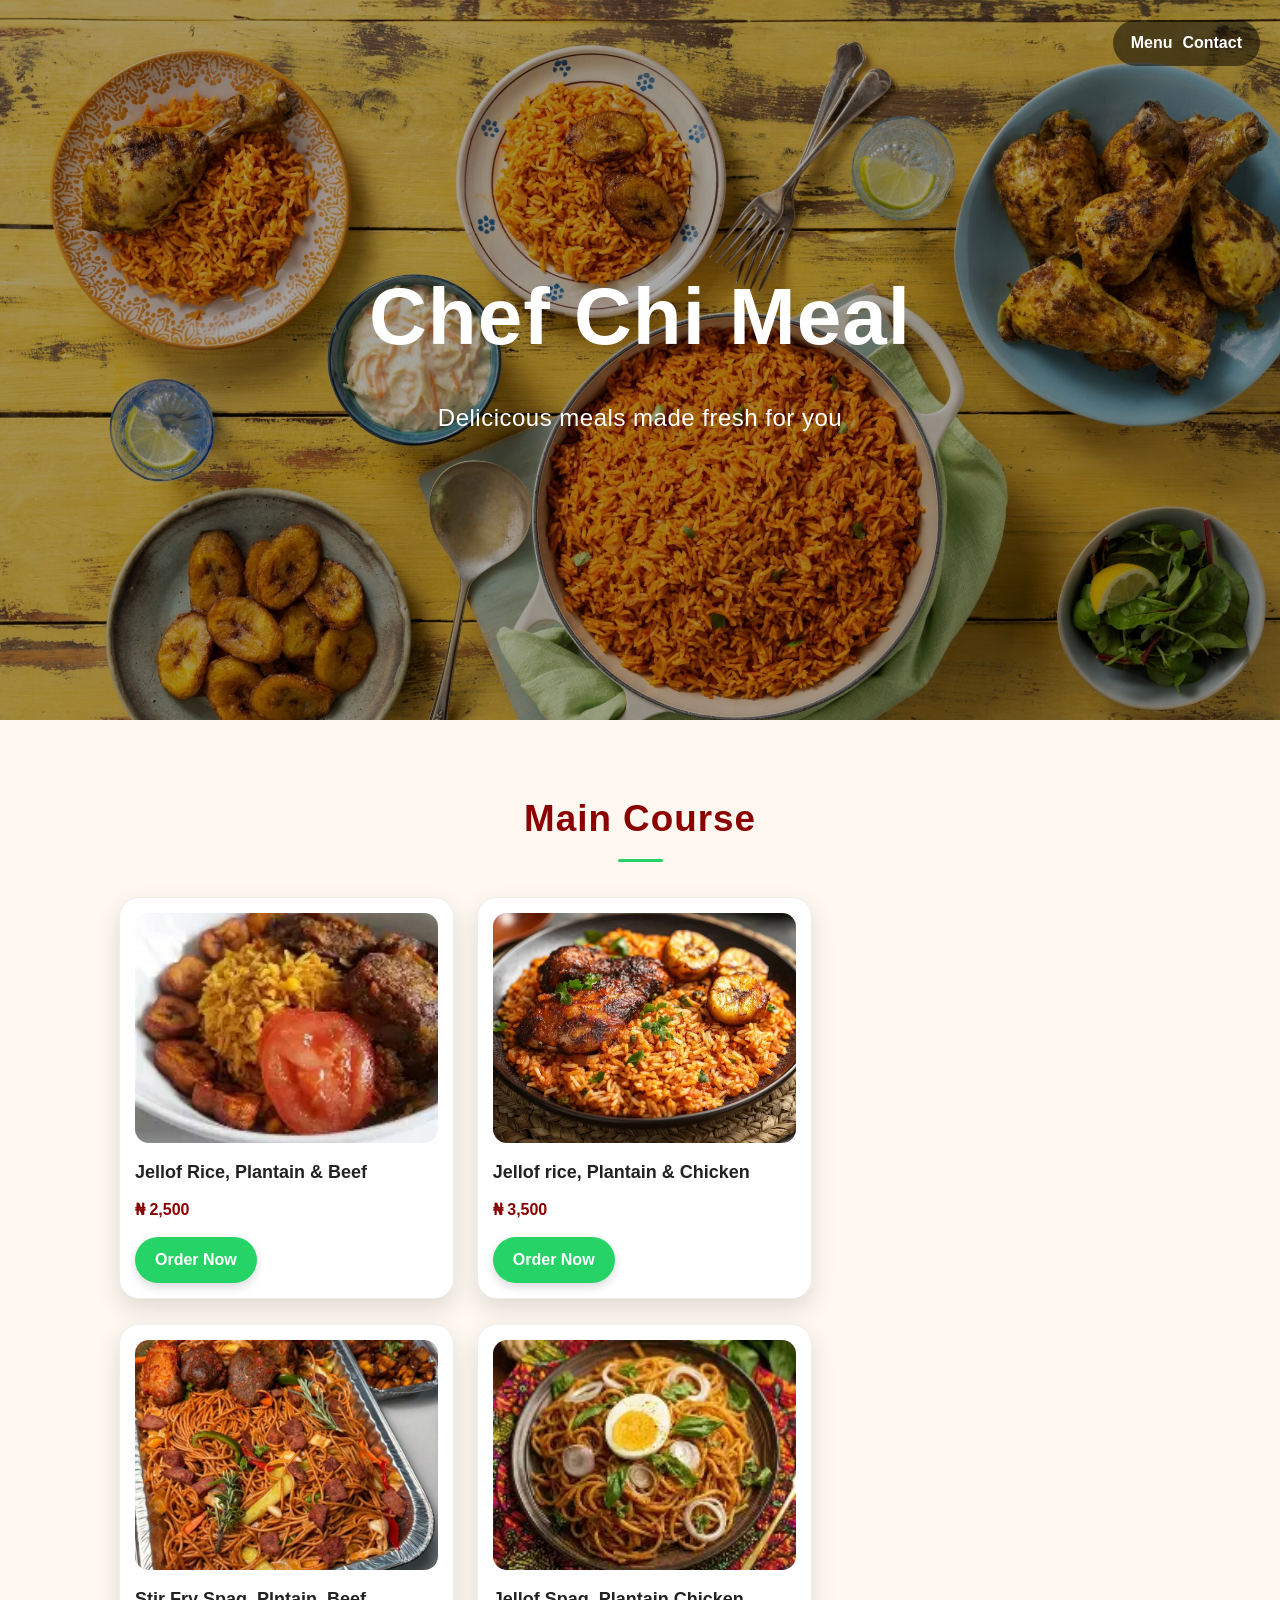
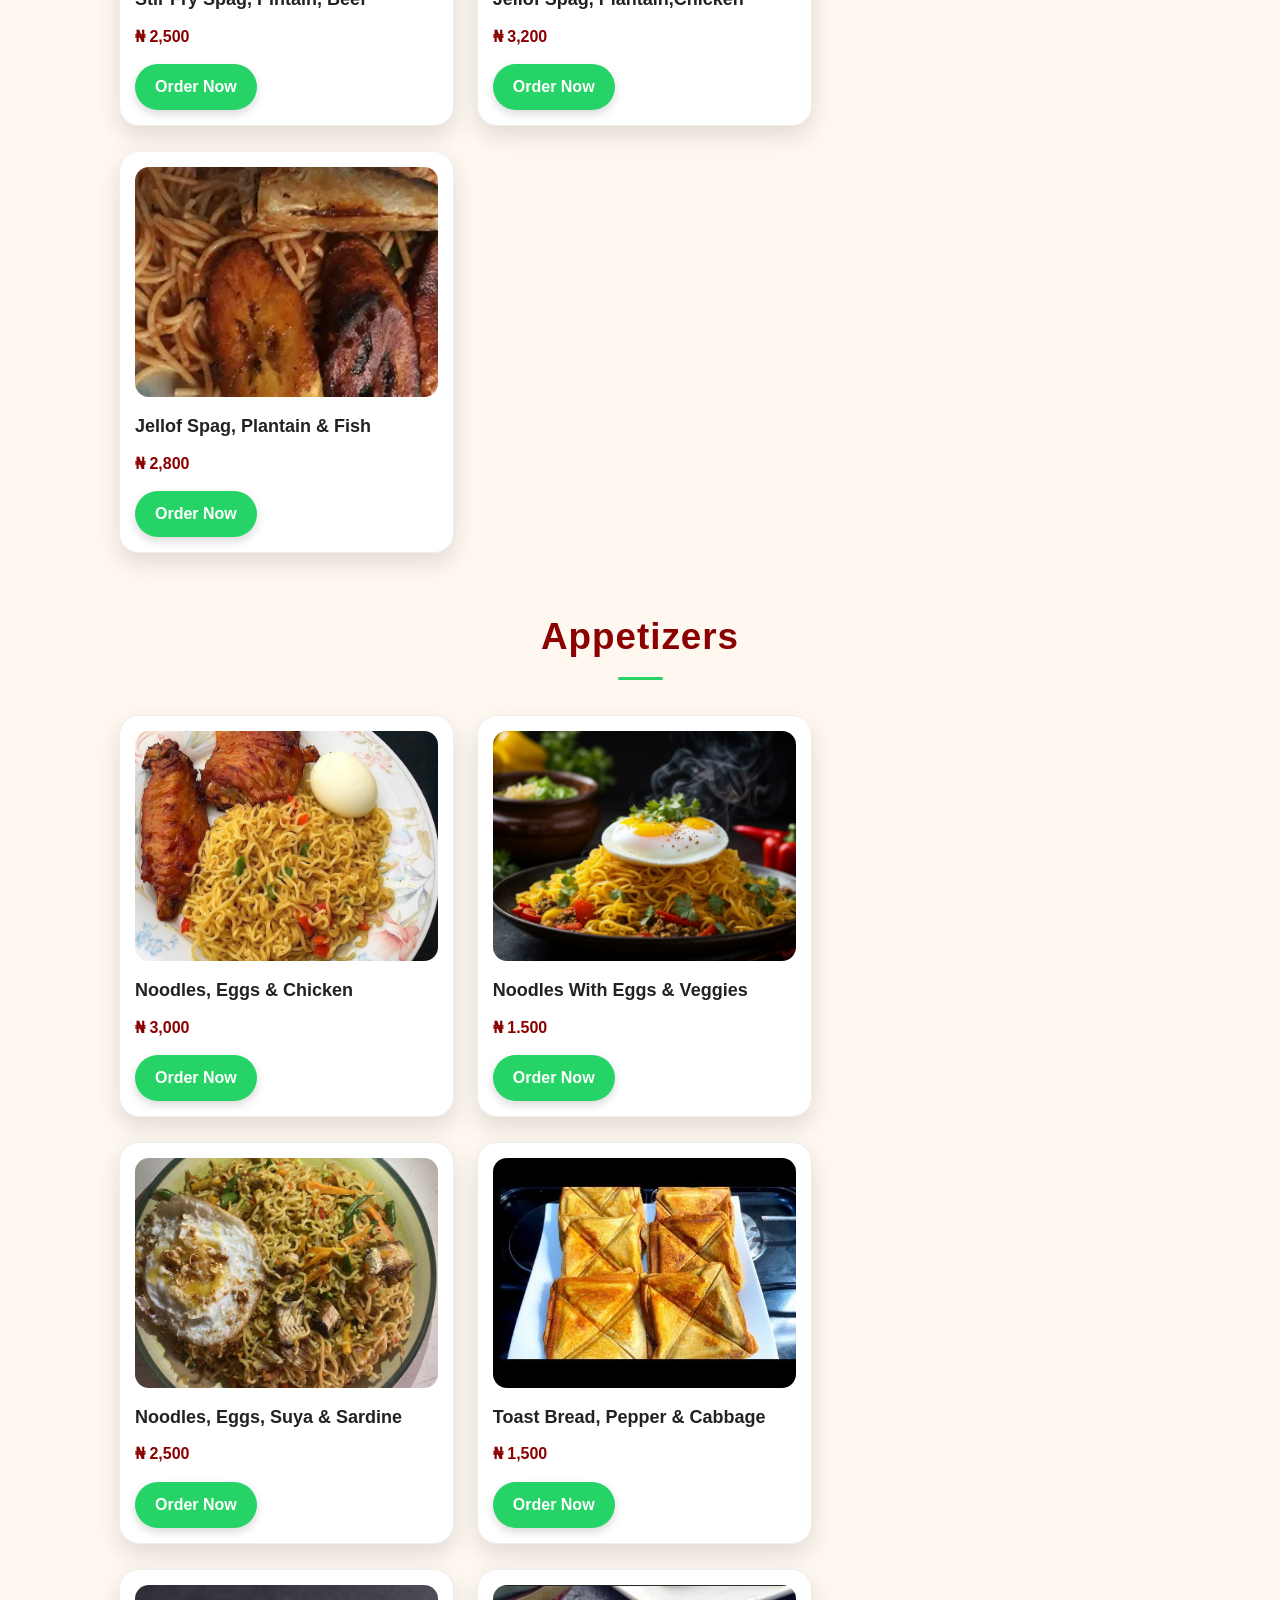
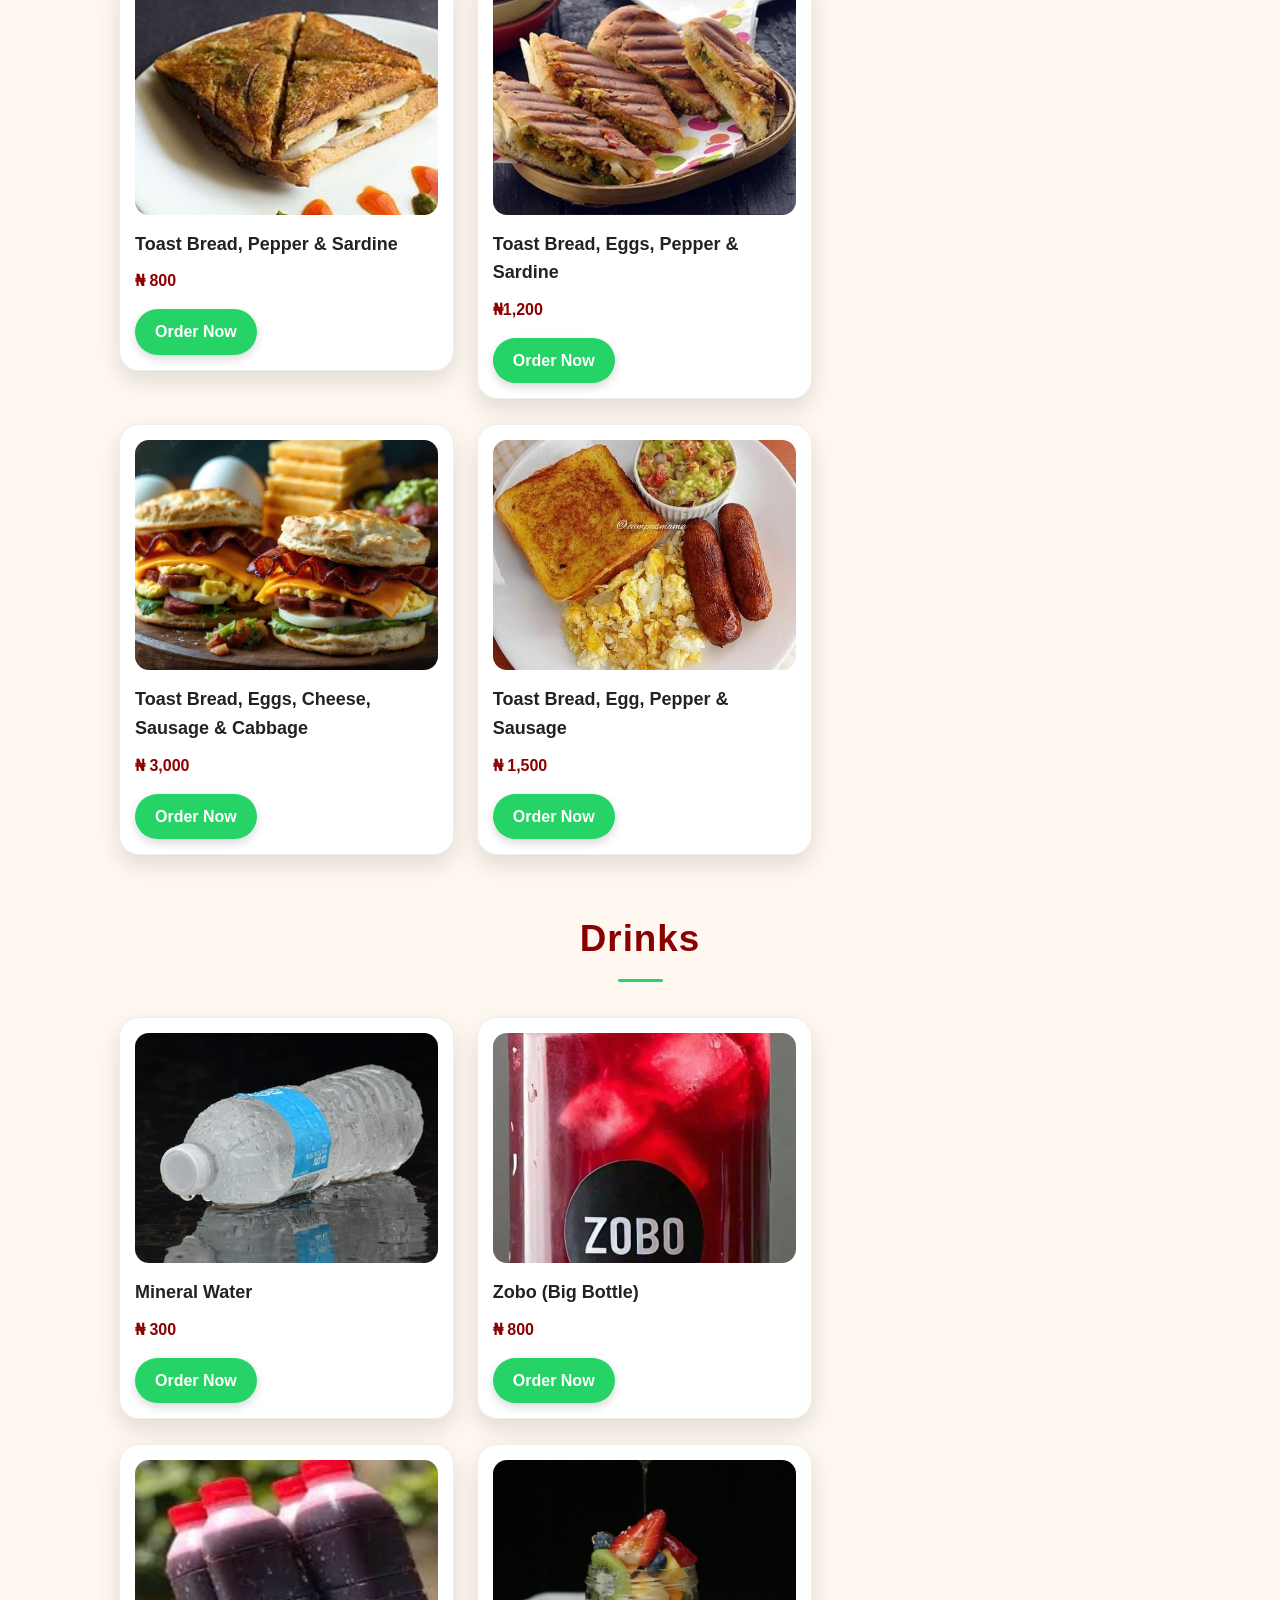
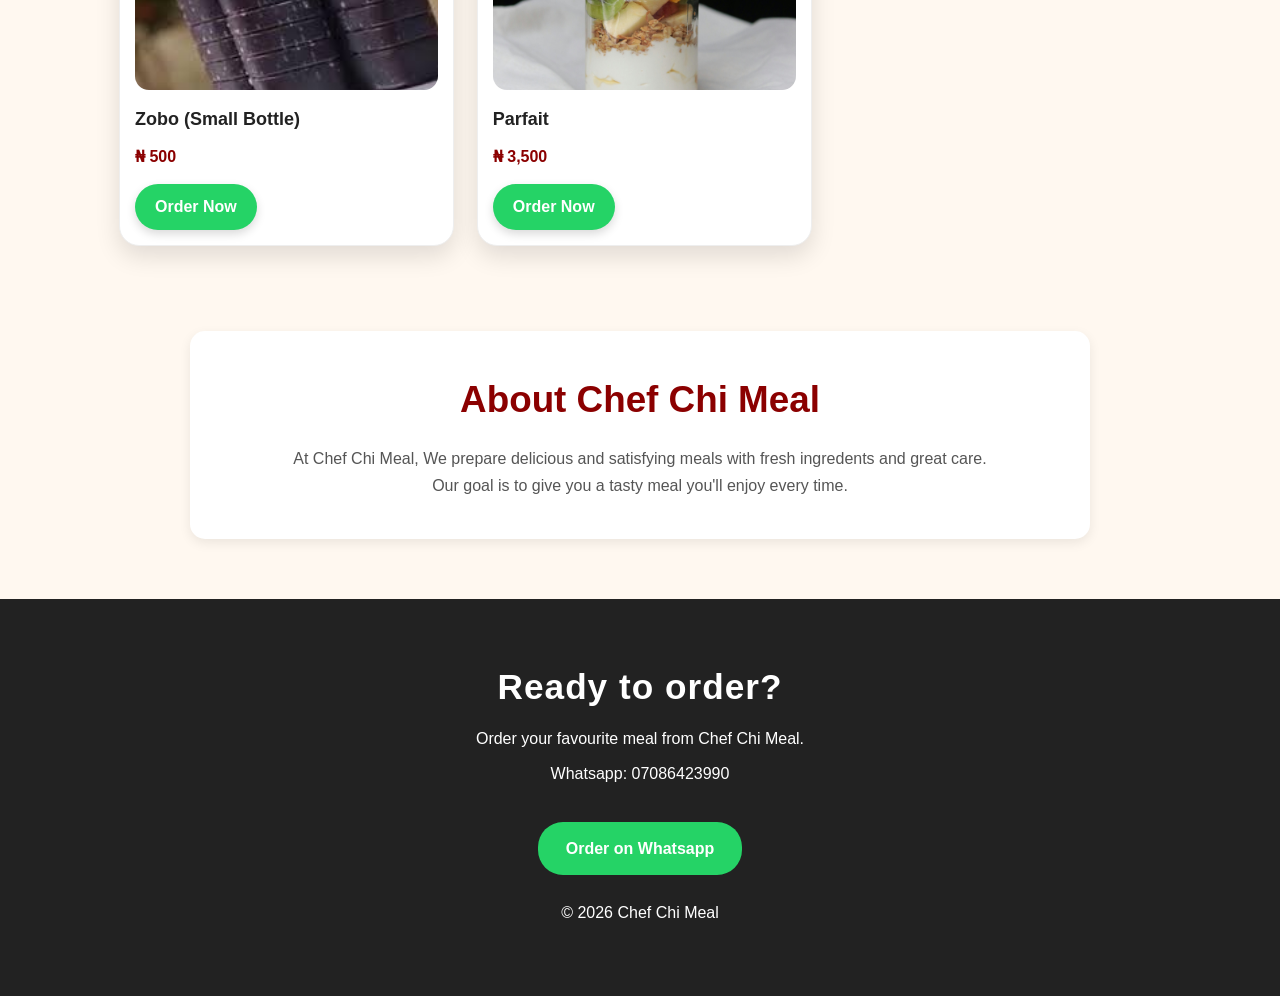
<file: index.html>
<html>
    <html lang="UTF-8">
        <head>
        <meta name="viewport" content="width=device-width," inital-scale="1.0">
        <title>Chef chi  Meal </title>
        <link rel="stylesheet" href="style.css">
        </head>

        <body>

            <header>
                <nav class="main-nav" aria-label="Main navigation">
                    <button class="menu-toggle" type="button" aria-label="Toggle menu" aria-expanded="false">
                        <span></span>
                        <span></span>
                        <span></span>
                    </button>
                    <div class="nav-links">
                        <a href="#menu">Menu</a>
                        <a href="#contact">Contact</a>
                    </div>
                </nav>
                    <div>
                <h1>Chef Chi Meal</h1>
                <p>Delicicous meals made fresh for you</p>
                </div>
                </header>

                <main id="menu">
                    <h2>Main Course</h2>
                    <div>
                        <img src="images/jollof-beef.jpg" alt="Jellof Rice, Plantain and Beef">
                        <h3>Jellof Rice, Plantain & Beef</h3>
                        <p>&#8358; 2,500</p>

                        <a href="order.html?name=Jellof%20Rice%2C%20Plantain%20%26%20Beef=2500">Order Now</a>
                        </div>
                        
                        <div>
                            <img src="images/jollof-chicken.jpg" alt="Jellof Rice, Plantain and Chicken">
                            <h3>Jellof rice, Plantain & Chicken</h3>
                            <p>&#8358; 3,500</p>
             <a href="order.html?name=Jellof%20Rice%2C%20Plantain%20%26%20Chicken=3500">Order Now</a>
                            </div>

                            <div>
             <img src="images/stir-fry-spag.jpg" alt="Stir Fry Spaghetti, Plantain and Beef">
                                <h3>Stir Fry Spag, Plntain, Beef</h3>
                                <p>&#8358; 2,500</p>
                                <a href="order.html?name=Stir%20Fry%20Spag%2C%20Plantain%20%26%20Beef=2500">Order Now</a>
                                </div>

                                <div>
                                    <img src="images/jellof-spag-chicken.jpg" alt="Jellof Spaghetti, Plantain and Chicken">
                                    <h3>Jellof Spag, Plantain,Chicken</h3>
                                    <p>&#8358; 3,200</p>
             <a href="order.html?name=Jellof%20Spag%2C%20Plantain%20%26%20Chicken&price=3200">Order Now</a>
                                    </div>

                                    <div>
                                        <img src="images/jellof-spag-fish.jpg" alt="Jellof Spaghetti, Plantain and Fish">
  <h3>Jellof Spag, Plantain & Fish</h3>
                 <p>&#8358; 2,800</p>
         <a href="order.html?name=Jellof%20Spag%2C%20Plantain%20%26%20Fish=2800">Order Now</a>
                             </div>
                             
                             

                             <h2>Appetizers</h2>

                             <div>
                                <img src="images/indomie-egg-chicken.jpg" alt="Noodles, Eggs and Chcken">
                                <h3>Noodles, Eggs & Chicken</h3>
                                <p>&#8358; 3,000</p>
                                <a href="order.html?name=Noodles%2C%20Eggs%20%26%20Chicken=3000">Order Now</a>
                                </div>

                                <div>
                                    <img src="images/noodles-eggs-veggies.jpg" alt="Noodles With Eggs and Veggies">
                                    <h3>Noodles With Eggs & Veggies</h3>
                                    <p>&#8358; 1.500</p>
                                    <a href="order.html?name=Noodles%20With%20Eggs%20%26%20Veggies=1500">Order Now</a>
                                    </div>

                                    <div>
                                        <img src="images/noodles-suya-sardine.jpg" alt-Noodles, Eggs, Suya and Sardine>
               <h3>Noodles, Eggs, Suya & Sardine</h3>
               <p>&#8358; 2,500</p>
               <a href="order.html?name=Noodles%2C%20Eggs%2C%20Suya%20%26%20Sardine=2500">Order Now</a>
               </div>

               <div>
                <img src="images/toast-pepper-cabbage.jpg" alt="Toast Bread, Pepper and Cabbage">
                <h3>Toast Bread, Pepper & Cabbage</h3>
                <p>&#8358; 1,500</p>
                <a href="order.html?name=Toast%20Bread%2C%20Pepper%20%26%20Cabbage=1500">Order Now</a>
                </div>

                <div>
                    <img src="images/toast-pepper-sardine.jpg" alt="Toast Bread, Pepper and Sardine">
                    <h3>Toast Bread, Pepper & Sardine</h3>
                    <p>&#8358; 800</p>
                    <a href="order.html?name=Toast%20Bread%2C%20Pepper%20%26%20Sardine=800">Order Now</a>
                    </div>

                    <div>
                        <img src="images/toast-eggs-pepper-sardine.jpg" alt="Toast Bread, Eggs, Pepper and Sardne">
                        <h3>Toast Bread, Eggs, Pepper & Sardine</h3>
                        <p>&#8358;1,200</p>
                        <a href="order.html?name=Toast%20Bread%2C%20Eggs%2C%20Pepper%20%26%20Sardine=1200">Order Now</a>
                        </div>

                        <div>
                            <img src="images/toast-eggs-cheese-sausage-cabbage.jpg" alt="Toast Bread, Eggs, Cheese, Sausage and Cabbage">
          <h3>Toast Bread, Eggs, Cheese, Sausage & Cabbage</h3>
                 <p>&#8358; 3,000</p>
 <a href="order.html?name=Toast%20Bread%2C%20Eggs%2C%20Cheese%2C%20Sausage%20%26%20Cabbage=3000">Order Now</a>
                 </div>

                 <div>
                    <img src="images/toast-egg-pepper-sausage.jpg" alt="Toast Bread, Egg, Pepper and Sausage">
                    <h3>Toast Bread, Egg, Pepper & Sausage</h3>
                    <p>&#8358; 1,500</p>
                    <a href="order.html?name=Toast%20Bread%2C%20Eggs%2C%20Pepper%20%26%20Sausage=1500">Order Now</a>
                    </div>

                    <h2>Drinks</h2>
                    <div>
                        <img src="images/mineral-water.jpg" alt="Mineral Water">
                        <h3>Mineral Water</h3>
                        <p>&#8358; 300</p>
                        <a href="order.html?name=Mineral%20Water=300">Order Now</a>
                        </div>

                        <div>
                            <img src="images/zobo-big.jpg" alt="Zobo Big Bottle">
                            <h3>Zobo (Big Bottle)</h3>
                            <p>&#8358; 800</p>
                            <a href="order.html?name=Zobo%20%28Big%20Bottle%29=800">Order Now</a>
                            </div>

                            <div>
                                <img src="images/zobo-small.jpg" alt="Zobo Small Bottle">
                                <h3>Zobo (Small Bottle)</h3>
                                <p>&#8358; 500</p>
                                <a href="order.html?name=Zobo%20%28Small%20Bottle%29=500">Order Now</a>
                                </div>

                                <div>
                                    <img src="images/parfait.jpg" alt="Parfait">
                                    <h3>Parfait</h3>
                                    <p>&#8358; 3,500</p>
                                    <a href="order.html?name=Parfait=3500">Order Now</a>
                                    </div>

                                    </main>
                                    
                                    <section id="about">
                                        <h2>About Chef Chi Meal</h2>
                        <p>At Chef Chi Meal, We prepare delicious and satisfying meals with fresh ingredents and great care. Our goal is to give you a tasty meal you'll enjoy every time.</p>
</section>
                                    <footer id="contact">
                             <h2>Ready to order?</h2>
             <p>Order your favourite meal from Chef Chi Meal.</p>
             
             <p>Whatsapp: 07086423990</p>
             <a href="https://wa.me/23407086423990">
                Order on Whatsapp
             </a>
             
             
             <p>&copy; 2026 Chef Chi Meal</P
             </footer>

             <script>
                const menuToggle = document.querySelector('.menu-toggle');
                const navLinks = document.querySelector('.nav-links');

                if (menuToggle && navLinks) {
                    menuToggle.addEventListener('click', () => {
                        const isExpanded = menuToggle.getAttribute('aria-expanded') === 'true';
                        menuToggle.setAttribute('aria-expanded', String(!isExpanded));
                        navLinks.classList.toggle('open');
                    });
                }
             </script>

             </body>
             </html>
</file>
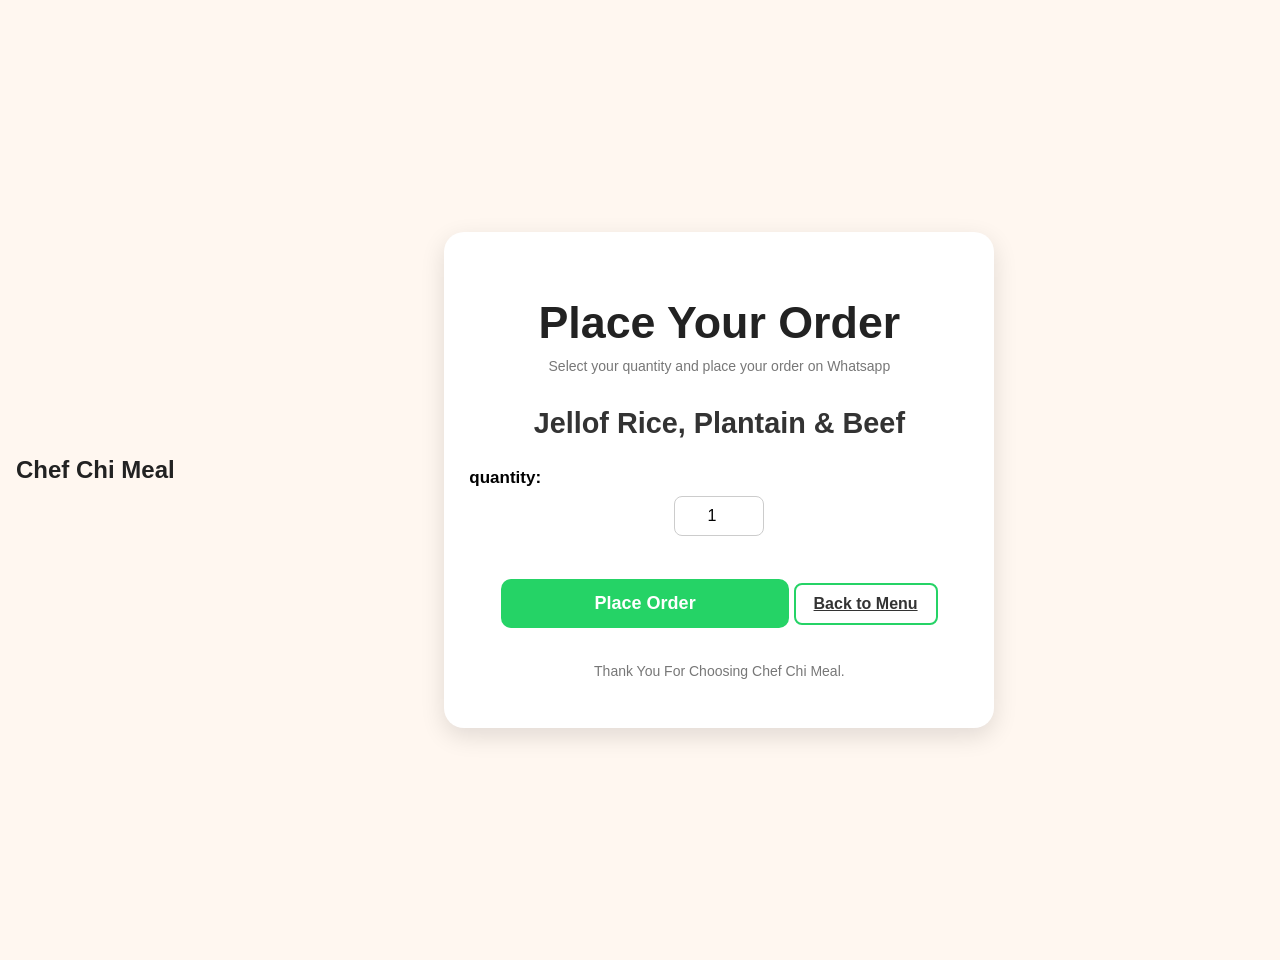
<file: order.html>
<html>
    <head>
        <title>Place Your Order</title>
        <link rel="stylesheet" href="order.css">
        </head>
        
        <body>
            <p class="brand">Chef Chi Meal</p>
            <div class="order-card">
            <h1>Place Your Order</h1>
            <p class="order-note">Select your quantity and place your order on Whatsapp</p>
            <p id="foodname">Jellof Rice, Plantain & Beef</p>
            <p id="foodprice"></p>
                <label>quantity:</label>
                <input type="number" id="quantity" value="1" min="1">
                <br><br>
                <a href="https://wa.me/23407086423990"
                id="placeholder">Place Order</a>
                <a href="index.html" class="back-menu">Back to Menu</a>
                <p class="thank-you">Thank You For Choosing Chef Chi Meal.</p>
                </div>
        
                <script>
                    const params = new
                    URLSearchParams(window.location.search);

                    const name = params.get("name");
                    const price = params.get("price");

                    if(name) {
                        document.getElementById("foodname").textContent = name;
                    }

                    if (price) {

                        document.getElementById("foodprice").textContent = "price: NGN" +
                        Number(price).toLocaleString();
                    }

                    document.getElementById("placeholder").onclick = function () {
                        this.href =
                        "https://wa.me/23407086423990";
                    };

                    </script>

  

                    
                    
                



        

        </body>
</html>
</file>
<file: style.css>
html {
    scroll-behavior: smooth;
}

* {
    margin: 0;
    padding: 0;
    box-sizing: border-box;
}

body {
    font-family: Arial, sans-serif;
    background-color: #fff8f0;
    color: #222;
    line-height: 1.6;
}

a {
    text-decoration: none;
}

header {
    position: relative;
    display: flex;
    flex-direction: column;
    justify-content: center;
    align-items: center;
    text-align: center;
    padding: 30px 20px 60px;
    min-height: 80vh;
    background-image: linear-gradient(rgba(0, 0, 0, 0.35), rgba(0, 0, 0, 0.35)), url("images/hero-food2.jpg");
    background-size: cover;
    background-position: center center;
    background-attachment: fixed;
    color: white;
}

header nav {
    position: absolute;
    top: 20px;
    right: 20px;
    display: flex;
    align-items: center;
}

.nav-links {
    display: flex;
    gap: 10px;
    flex-wrap: wrap;
    justify-content: center;
    background-color: rgba(0, 0, 0, 0.5);
    padding: 10px 18px;
    border-radius: 999px;
}

header nav a {
    color: white;
    font-weight: bold;
    font-size: 16px;
    transition: 0.3s;
}

header nav a:hover {
    opacity: 0.8;
    transform: translateY(-2px);
}

.menu-toggle {
    display: none;
    border: none;
    background: rgba(0, 0, 0, 0.45);
    border-radius: 50%;
    width: 46px;
    height: 46px;
    align-items: center;
    justify-content: center;
    cursor: pointer;
    padding: 0;
}

.menu-toggle span {
    display: block;
    width: 22px;
    height: 2px;
    background: white;
    border-radius: 2px;
    margin: 3px 0;
    transition: 0.3s ease;
}

header h1 {
    font-size: clamp(2.5rem, 7vw, 5rem);
    margin-bottom: 18px;
    letter-spacing: 1px;
    text-align: center;
    max-width: 800px;
}

header p {
    font-size: clamp(1.05rem, 2.8vw, 1.5rem);
    letter-spacing: 0.5px;
    color: #ffffff;
}

main {
    max-width: 1100px;
    margin: 0 auto;
    padding: 40px 20px 0;
}

main h2 {
    width: 100%;
    text-align: center;
    margin: 30px 0 25px;
    color: #8b0000;
    font-size: clamp(1.8rem, 4vw, 2.3rem);
    letter-spacing: 1px;
    position: relative;
    padding-bottom: 10px;
}

main h2::after {
    content: "";
    display: block;
    width: 45px;
    height: 3px;
    background-color: #25D366;
    margin: 10px auto 0;
    border-radius: 5px;
}

main > div {
    background-color: white;
    padding: 15px;
    margin: 0 9px 25px;
    border-radius: 20px;
    box-shadow: 0 10px 25px rgba(0, 0, 0, 0.12);
    border: 1px solid #eee;
    width: calc(33.333% - 18px);
    display: inline-block;
    vertical-align: top;
    transition: 0.3s;
}

main > div:hover {
    transform: translateY(-7px);
}

main > div h3 {
    margin-bottom: 10px;
    color: #222;
    font-size: 18px;
}

main > div p {
    font-weight: bold;
    font-size: 16px;
    color: #8b0000;
}

main > div a {
    display: inline-block;
    margin-top: 15px;
    padding: 10px 20px;
    background-color: #25D366;
    color: white;
    border-radius: 25px;
    font-weight: bold;
    transition: 0.3s;
    box-shadow: 0 4px 10px rgba(0, 0, 0, 0.15);
}

main > div a:hover {
    opacity: 0.8;
    transform: translateY(-3px);
}

main > div img {
    width: 100%;
    height: 230px;
    object-fit: cover;
    border-radius: 14px;
    margin-bottom: 15px;
    transition: 0.4s;
}

main > div img:hover {
    transform: scale(1.05);
}

#about {
    max-width: 900px;
    margin: 60px auto;
    padding: 40px 25px;
    text-align: center;
    color: #333;
    background-color: white;
    border-radius: 15px;
    box-shadow: 0 4px 12px rgba(0, 0, 0, 0.08);
}

#about h2 {
    color: #8b0000;
    margin-bottom: 15px;
    font-size: clamp(1.8rem, 4vw, 2.3rem);
}

#about p {
    max-width: 700px;
    margin: 0 auto;
    line-height: 1.7;
    color: #555;
}

footer {
    text-align: center;
    padding: 60px 20px;
    background-color: #222;
    color: white;
    margin-top: 40px;
}

footer h2 {
    font-size: clamp(1.8rem, 4vw, 2.2rem);
    margin-bottom: 10px;
    letter-spacing: 1px;
}

footer p {
    margin-bottom: 10px;
}

footer a {
    display: inline-block;
    margin: 25px 0;
    padding: 14px 28px;
    background-color: #25D366;
    color: white;
    text-decoration: none;
    border-radius: 25px;
    font-weight: bold;
}

footer a:hover {
    opacity: 0.8;
}

@media (max-width: 900px) {
    main > div {
        width: calc(50% - 18px);
    }
}

@media (max-width: 600px) {
    header {
        min-height: 60vh;
        padding: 20px 15px 40px;
    }

    .main-nav {
        position: static;
        width: 100%;
        display: flex;
        align-items: flex-start;
        justify-content: flex-end;
        margin-bottom: 20px;
    }

    .menu-toggle {
        display: flex;
        flex-direction: column;
    }

    .nav-links {
        display: none;
        position: absolute;
        top: 60px;
        right: 0;
        flex-direction: column;
        align-items: flex-start;
        gap: 12px;
        min-width: 150px;
        padding: 12px 16px;
        border-radius: 14px;
        background: rgba(0, 0, 0, 0.75);
    }

    .nav-links.open {
        display: flex;
    }

    .menu-toggle[aria-expanded="true"] span:nth-child(1) {
        transform: rotate(45deg) translate(5px, 5px);
    }

    .menu-toggle[aria-expanded="true"] span:nth-child(2) {
        opacity: 0;
    }

    .menu-toggle[aria-expanded="true"] span:nth-child(3) {
        transform: rotate(-45deg) translate(5px, -5px);
    }

    header nav a {
        font-size: 14px;
    }

    main {
        padding: 25px 15px 0;
    }

    main > div {
        display: block;
        width: 100%;
        margin: 0 0 18px;
    }

    main > div img {
        height: 220px;
    }

    #about {
        margin: 30px 15px;
        padding: 30px 18px;
    }

    footer {
        padding: 30px 15px;
    }
}
</file>
<file: order.css>
body {
    font-family: Arial, sans-serif;
    background-color: #fff7f0;
    margin: 0;
    min-height: 100vh;
    display: flex;
    align-items: center;
    justify-content: center;
    padding: 30px 16px;
    text-align: center;
}

h1 {
    font-size: clamp(1.8rem, 5vw, 2.8rem);
    color: #222;
    margin-bottom: 20px;
}

.brand {
    text-align: center;
    font-size: 24px;
    font-weight: bold;
    color: #222;
    margin: 0 0 20px;
}

.order-card {
    width: min(100%, 500px);
    margin: 0 auto;
    padding: 35px 25px;
    background-color: white;
    border-radius: 20px;
    box-shadow: 0 8px 25px rgba(0, 0, 0, 0.12);
}

.order-note {
    font-size: 14px;
    color: #777;
    margin: -10px 0 20px;
}

#foodname {
    font-size: clamp(1.35rem, 3vw, 1.8rem);
    font-weight: bold;
    color: #333;
    margin-bottom: 10px;
    line-height: 1.4;
}

#foodprice {
    font-size: 20px;
    font-weight: bold;
    color: #d35400;
    margin-bottom: 25px;
}

label {
    display: block;
    margin-bottom: 8px;
    font-size: 17px;
    font-weight: bold;
    text-align: left;
}

#quantity {
    width: 90px;
    padding: 10px;
    border: 1px solid #ccc;
    border-radius: 8px;
    font-size: 16px;
    text-align: center;
}

#placeholder {
    display: inline-block;
    width: 100%;
    max-width: 260px;
    margin: 25px auto 15px;
    padding: 14px;
    background-color: #25D366;
    color: white;
    text-decoration: none;
    font-size: 18px;
    font-weight: bold;
    border-radius: 10px;
    transition: 0.3s;
}

#placeholder:hover {
    background-color: #1ebe5d;
    transform: translateY(-2px);
}

.back-menu {
    display: inline-block;
    margin-top: 10px;
    padding: 10px 18px;
    color: #333;
    background: transparent;
    border: 2px solid #25D366;
    border-radius: 8px;
    font-weight: bold;
    transition: 0.3s;
}

.back-menu:hover {
    background-color: #e2e2e2;
}

.thank-you {
    margin-top: 20px;
    font-size: 14px;
    color: #777;
}

@media (max-width: 480px) {
    body {
        padding: 20px 12px;
    }

    .order-card {
        padding: 25px 16px;
    }

    #quantity {
        width: 100%;
        max-width: 120px;
    }

    #placeholder,
    .back-menu {
        width: 100%;
        max-width: 100%;
    }
}
</file>
